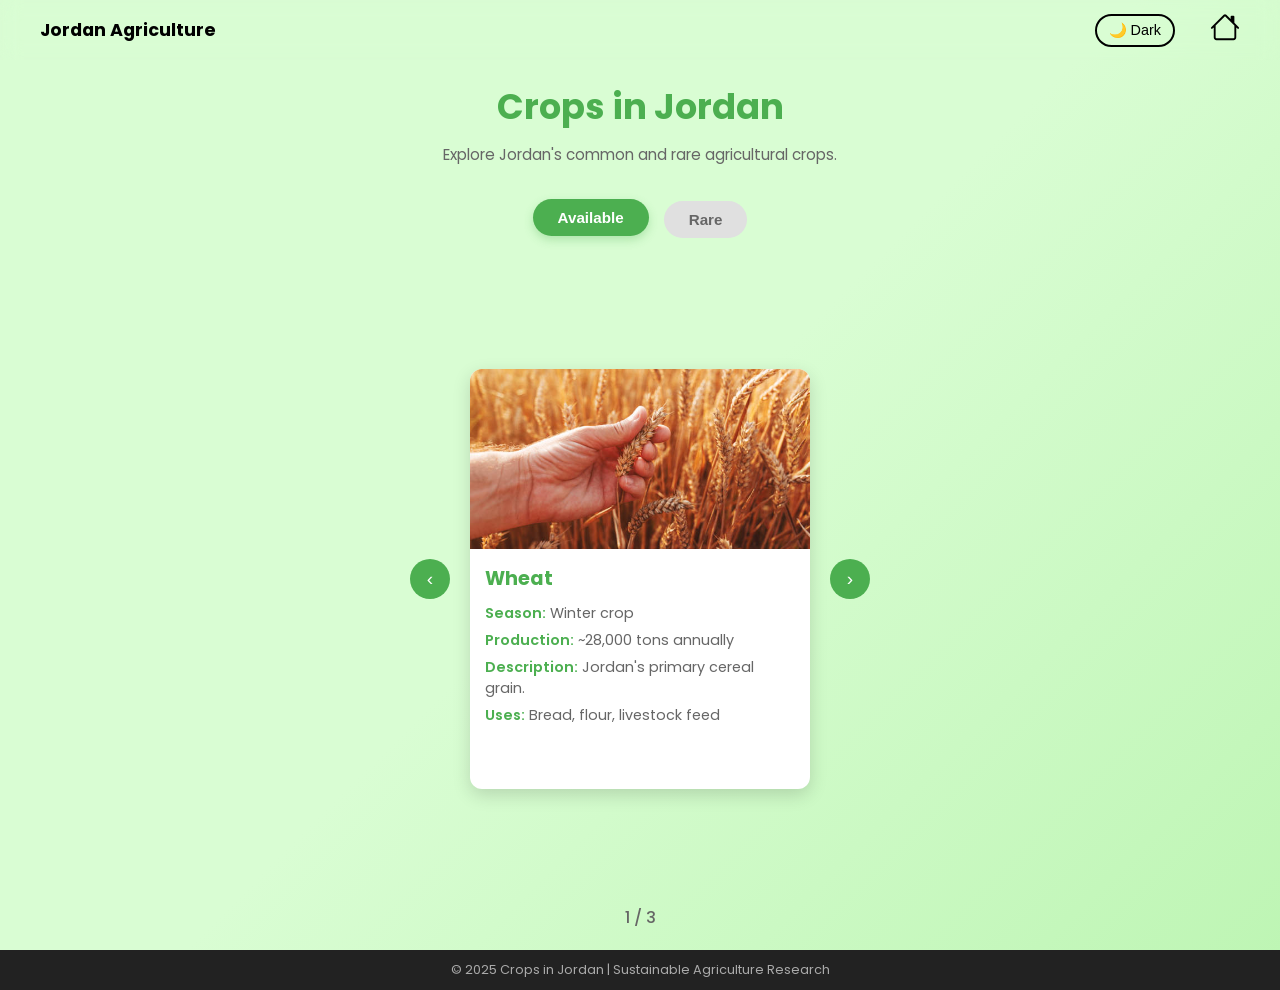
<file: crops.html>
<!DOCTYPE html>
<html lang="en">
<head>
  <meta charset="UTF-8">
  <meta name="viewport" content="width=device-width, initial-scale=1.0">
  <title> Jordan Agriculture || Crops</title>
  <link href="https://fonts.googleapis.com/css2?family=Poppins:wght@400;600;700&display=swap" rel="stylesheet">
  <link rel="stylesheet" href="assets/css/crops.css">
</head>
<body>
  <nav>
    <div class="logo">Jordan Agriculture</div>
    <div style="display: flex; align-items: center; gap: 15px;">
      <button class="dark-toggle" id="darkToggle">🌙 Dark</button>
      <a href="index.html" ><svg xmlns="http://www.w3.org/2000/svg" width="30" height="30" fill="currentColor" class="bi bi-house" viewBox="0 0 16 16">
  <path d="M8.707 1.5a1 1 0 0 0-1.414 0L.646 8.146a.5.5 0 0 0 .708.708L2 8.207V13.5A1.5 1.5 0 0 0 3.5 15h9a1.5 1.5 0 0 0 1.5-1.5V8.207l.646.647a.5.5 0 0 0 .708-.708L13 5.793V2.5a.5.5 0 0 0-.5-.5h-1a.5.5 0 0 0-.5.5v1.293zM13 7.207V13.5a.5.5 0 0 1-.5.5h-9a.5.5 0 0 1-.5-.5V7.207l5-5z"/>
</svg></a>
    </div>
  </nav>

  <main>
    <div class="page-header">
      <h1>Crops in Jordan</h1>
      <p>Explore Jordan's common and rare agricultural crops.</p>
    </div>

    <div class="category-buttons">
      <button class="category-btn active" data-category="available">Available</button>
      <button class="category-btn" data-category="rare">Rare</button>
    </div>

    <div class="card-carousel show" id="cardCarousel">
      <button class="arrow" id="prevArrow">‹</button>
      <div class="crop-card" id="cropCard"></div>
      <button class="arrow" id="nextArrow">›</button>
    </div>

    <div class="card-counter" id="cardCounter"></div>
  </main>

  <footer>
    &copy; 2025 Crops in Jordan | Sustainable Agriculture Research
  </footer>

  <script src="assets/js/crops.js"></script>
</body>
</html>
</file>
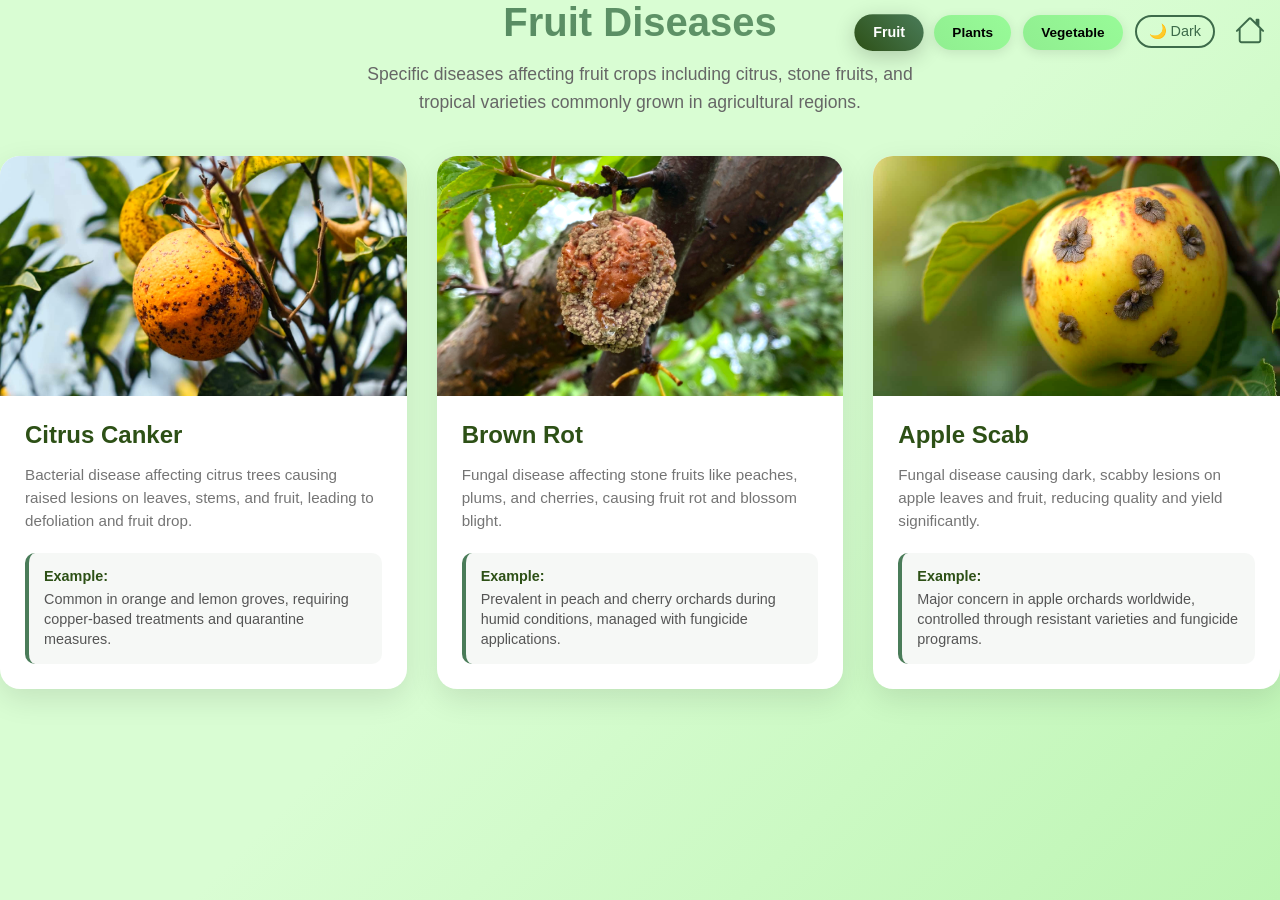
<file: Fruit.html>
<!DOCTYPE html>
<html lang="en">
<head>
    <meta charset="UTF-8">
    <meta name="viewport" content="width=device-width, initial-scale=1.0">
    <title>Jordan Agriculture || Fruits</title>
    <link rel="stylesheet" href="assets/css/Fruit.css">

</head>
<body>
    <div class="container">
        <div class="section">
            <div class="section-header">
                <h2 class="section-title">Fruit Diseases</h2>
                <p class="section-description">Specific diseases affecting fruit crops including citrus, stone fruits, and tropical varieties commonly grown in agricultural regions.</p>
        <div class="nav-buttons">
                    <a href="Fruit.html" class="nav-btn fruit active">Fruit</a>
                    <a href="plants.html" class="nav-btn plants">Plants</a>
                    <a href="vegetables.html" class="nav-btn vegetable ">Vegetable</a>
                    <button class="dark-toggle" id="darkToggle">🌙 Dark</button>

                    <a  style="color: #3d6b4a;"  href="./index.html"><svg xmlns="http://www.w3.org/2000/svg" width="30" height="30" fill="currentColor" class="bi bi-house" viewBox="0 0 16 16">
  <path d="M8.707 1.5a1 1 0 0 0-1.414 0L.646 8.146a.5.5 0 0 0 .708.708L2 8.207V13.5A1.5 1.5 0 0 0 3.5 15h9a1.5 1.5 0 0 0 1.5-1.5V8.207l.646.647a.5.5 0 0 0 .708-.708L13 5.793V2.5a.5.5 0 0 0-.5-.5h-1a.5.5 0 0 0-.5.5v1.293zM13 7.207V13.5a.5.5 0 0 1-.5.5h-9a.5.5 0 0 1-.5-.5V7.207l5-5z"/></svg></a>
                </div>
            </div>
            
            <div class="systems-grid">
                <div class="system-card citrus">
                    <div class="efficiency-badge">Citrus</div>
                    <div class="image-container">
                        <img class="system-image" src="./images/Citrus_Canker.jpg" alt="Citrus canker disease on orange tree leaves and fruit" />
                    </div>
                    <div class="card-content">
                        <h3 class="system-title">Citrus Canker</h3>
                        <p class="system-description">Bacterial disease affecting citrus trees causing raised lesions on leaves, stems, and fruit, leading to defoliation and fruit drop.</p>
                        <div class="example-section">
                            <div class="example-label">Example:</div>
                            <div class="example-text">Common in orange and lemon groves, requiring copper-based treatments and quarantine measures.</div>
                        </div>
                    </div>
                </div>

                <div class="system-card stone">
                    <div class="efficiency-badge">Stone Fruit</div>
                    <div class="image-container">
                        <img class="system-image" src="./images/brown.jpeg" alt="Brown rot disease   on stone fruits like peaches" />
                    </div>
                    <div class="card-content">
                        <h3 class="system-title">Brown Rot</h3>
                        <p class="system-description">Fungal disease affecting stone fruits like peaches, plums, and cherries, causing fruit rot and blossom blight.</p>
                        <div class="example-section">
                            <div class="example-label">Example:</div>
                            <div class="example-text">Prevalent in peach and cherry orchards during humid conditions, managed with fungicide applications.</div>
                        </div>
                    </div>
                </div>

                <div class="system-card apple">
                    <div class="efficiency-badge">Apple</div>
                    <div class="image-container">
                        <img class="system-image" src="./images/apple-scab.jpg" alt="Apple scab disease on apple leaves showing dark lesions" />
                    </div>
                    <div class="card-content">
                        <h3 class="system-title">Apple Scab</h3>
                        <p class="system-description">Fungal disease causing dark, scabby lesions on apple leaves and fruit, reducing quality and yield significantly.</p>
                        <div class="example-section">
                            <div class="example-label">Example:</div>
                            <div class="example-text">Major concern in apple orchards worldwide, controlled through resistant varieties and fungicide programs.</div>
                        </div>
                    </div>
                </div>
            </div>
      </div>
        </div>
</body>

    <script src="assets/js/Fruit.js"></script>
</html>
</file>
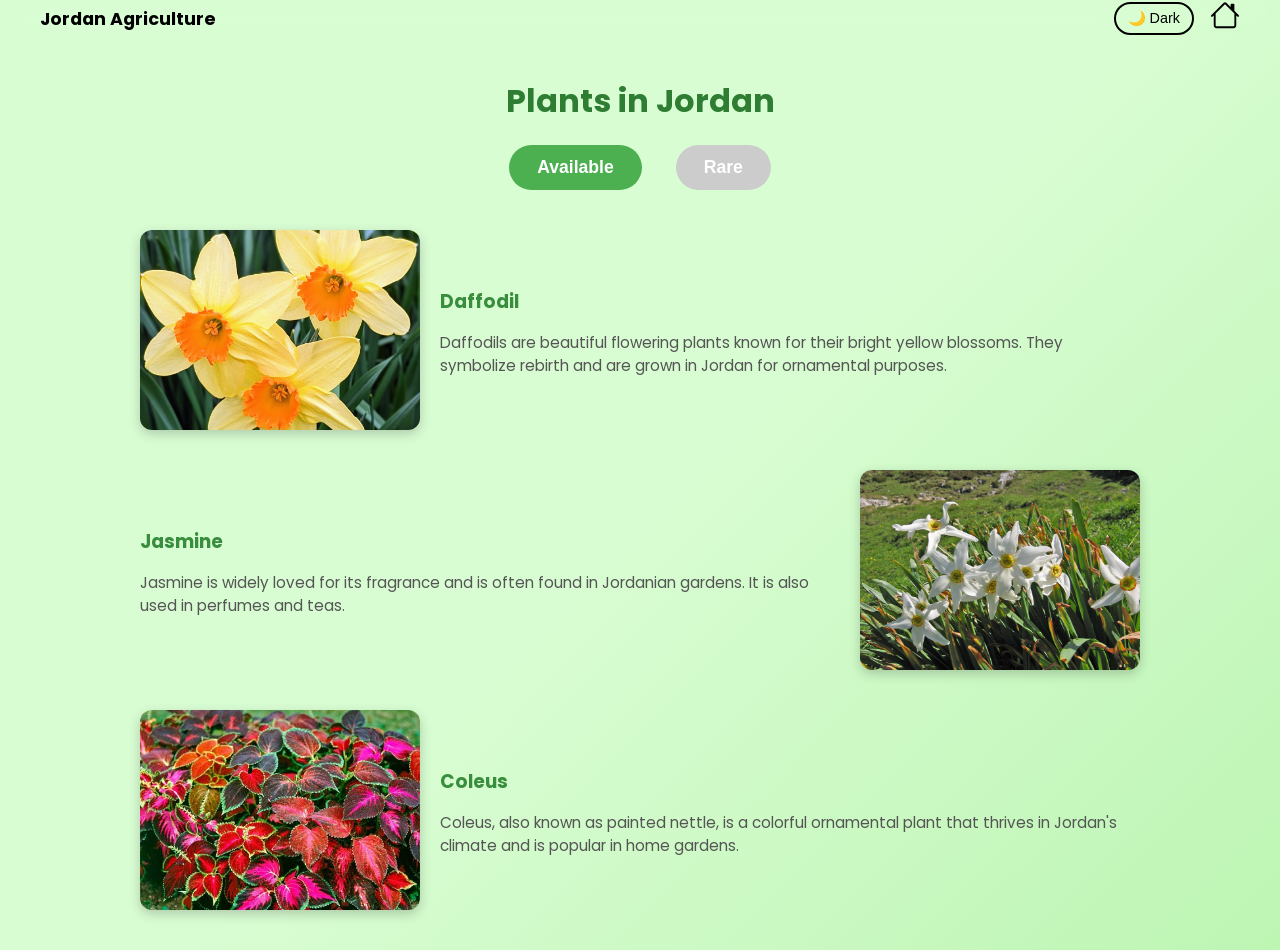
<file: plant.html>
<!DOCTYPE html>
<html lang="en">
<head>
  <meta charset="UTF-8">
  <meta name="viewport" content="width=device-width, initial-scale=1.0">
  <title> Jordan Agriculture || Plants </title>
  <link href="https://fonts.googleapis.com/css2?family=Poppins:wght@400;600&display=swap" rel="stylesheet">
  <link rel="stylesheet" href="assets/css/plant.css">
</head>
<body>
   <nav>
    <div class="logo">Jordan Agriculture</div>
    <div style="display: flex; align-items: center; gap: 8px;">
      <button class="dark-toggle" id="darkToggle">🌙 Dark</button>
      <a href="index.html" ><svg xmlns="http://www.w3.org/2000/svg" width="30" height="30" fill="currentColor" class="bi bi-house" viewBox="0 0 16 16">
  <path d="M8.707 1.5a1 1 0 0 0-1.414 0L.646 8.146a.5.5 0 0 0 .708.708L2 8.207V13.5A1.5 1.5 0 0 0 3.5 15h9a1.5 1.5 0 0 0 1.5-1.5V8.207l.646.647a.5.5 0 0 0 .708-.708L13 5.793V2.5a.5.5 0 0 0-.5-.5h-1a.5.5 0 0 0-.5.5v1.293zM13 7.207V13.5a.5.5 0 0 1-.5.5h-9a.5.5 0 0 1-.5-.5V7.207l5-5z"/>
</svg></a>
    </div>
  </nav>
  <h1>Plants in Jordan</h1>

  <div class="buttons">
    <button id="btn-available" class="active" onclick="showSection('available', this)">Available</button>
    <button id="btn-rare" onclick="showSection('rare', this)">Rare</button>
  </div>

  <div id="available" class="section active">
    <div class="plant">
      <img src="./images/daffodil.jpg" alt="Daffodil">
      <div class="info">
        <h3>Daffodil</h3>
        <p>Daffodils are beautiful flowering plants known for their bright yellow blossoms. They symbolize rebirth and are grown in Jordan for ornamental purposes.</p>
      </div>
    </div>
    <div class="plant">
      <img src="./images/jasimne.jpg" alt="Jasmine">
      <div class="info">
        <h3>Jasmine</h3>
        <p>Jasmine is widely loved for its fragrance and is often found in Jordanian gardens. It is also used in perfumes and teas.</p>
      </div>
    </div>
    <div class="plant">
      <img src="./images/coleus.jpg" alt="Coleus">
      <div class="info">
        <h3>Coleus</h3>
        <p>Coleus, also known as painted nettle, is a colorful ornamental plant that thrives in Jordan's climate and is popular in home gardens.</p>
      </div>
    </div>
  </div>

  <div id="rare" class="section">
    <div class="plant">
      <img src="./images/black-iris.jpg" alt="Black Iris">
      <div class="info">
        <h3>Black Iris</h3>
        <p>The Black Iris is Jordan's national flower and a rare species that grows in limited areas. It represents resilience and beauty.</p>
      </div>
    </div>
    <div class="plant">
      <img src="./images/milk-thiste.jpg" alt="Milk Thistle">
      <div class="info">
        <h3>Milk Thistle</h3>
        <p>A rare medicinal plant in Jordan, used traditionally for liver treatments and other herbal remedies.</p>
      </div>
    </div>
    <div class="plant">
      <img src="./images/ziziphus.jpg" alt="Desert Ziziphus">
      <div class="info">
        <h3>Desert Ziziphus</h3>
        <p>Found in desert areas, this rare plant provides fruits and shade, with cultural and medicinal importance in Jordan.</p>
      </div>
    </div>
  </div>

  <script src="assets/js/plant.js"></script>
</body>
</html>
</file>
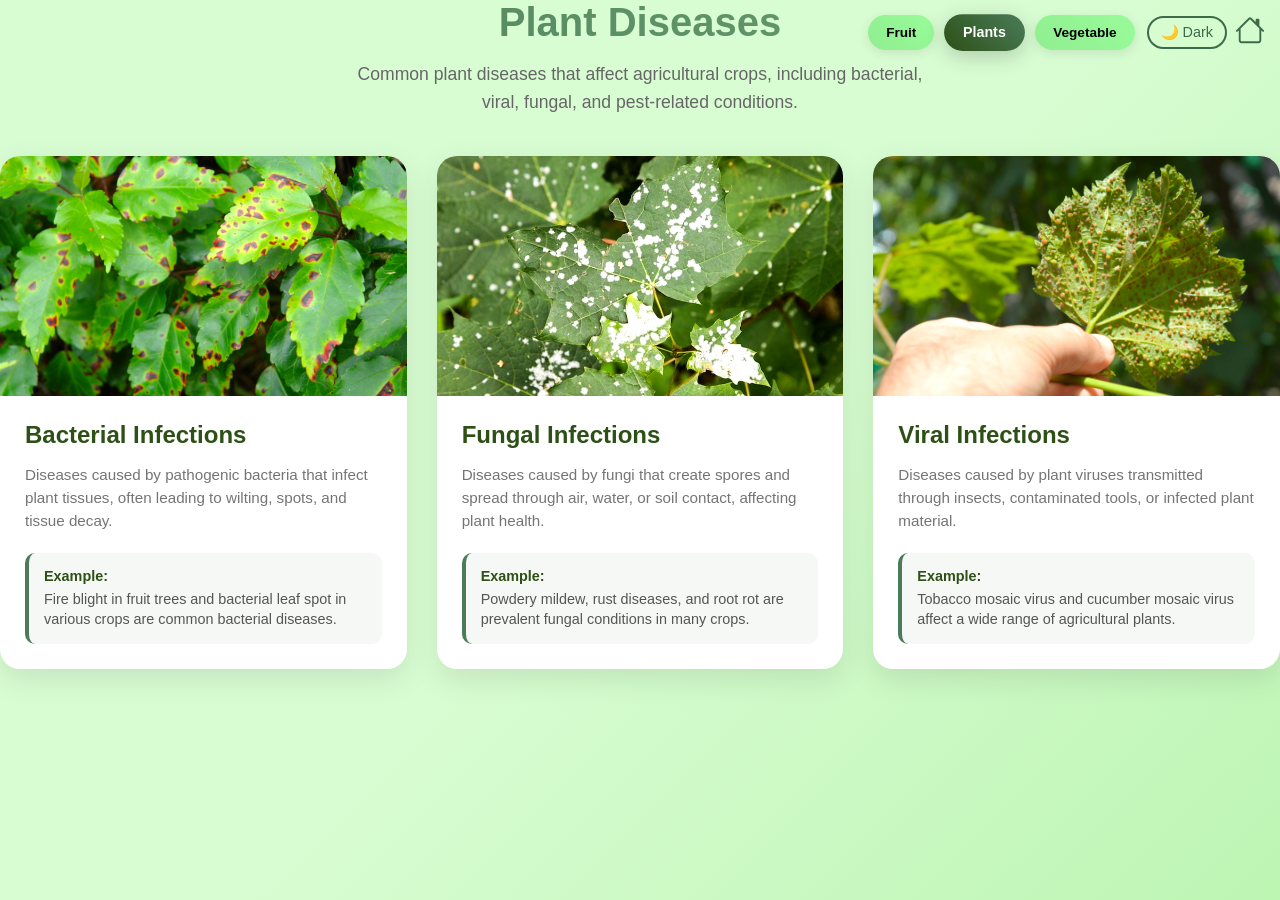
<file: plants.html>
<!DOCTYPE html>
<html lang="en">
<head>
    <meta charset="UTF-8">
    <meta name="viewport" content="width=device-width, initial-scale=1.0">
    <title>Jordan Agriculture || Plants</title>
<link rel="stylesheet" href="assets/css/plants.css">
</head>
<body>
       <div class="container">
        <div class="section">
            <div class="section-header">
                <h2 class="section-title">Plant Diseases</h2>
                <p class="section-description">Common plant diseases that affect agricultural crops, including bacterial, viral, fungal, and pest-related conditions.</p>
               <div class="nav-buttons">
                 
                    <a href="Fruit.html" class="nav-btn fruit ">Fruit</a>
                    <a href="plants.html" class="nav-btn plants active">Plants</a>
                    <a href="vegetables.html" class="nav-btn vegetable ">Vegetable</a>
                   <div style="display: flex; align-items: center; gap: 8px;">
                        <button class="dark-toggle" id="darkToggle">🌙 Dark</button>
                        <a  style="color: #3d6b4a;" href="./index.html"><svg xmlns="http://www.w3.org/2000/svg" width="30" height="30" fill="currentColor" class="bi bi-house" viewBox="0 0 16 16">
  <path d="M8.707 1.5a1 1 0 0 0-1.414 0L.646 8.146a.5.5 0 0 0 .708.708L2 8.207V13.5A1.5 1.5 0 0 0 3.5 15h9a1.5 1.5 0 0 0 1.5-1.5V8.207l.646.647a.5.5 0 0 0 .708-.708L13 5.793V2.5a.5.5 0 0 0-.5-.5h-1a.5.5 0 0 0-.5.5v1.293zM13 7.207V13.5a.5.5 0 0 1-.5.5h-9a.5.5 0 0 1-.5-.5V7.207l5-5z"/>
</svg></a>
                    </div>
                </div>
            </div>
            
            <div class="systems-grid">
                <div class="system-card bacterial">
                    <div class="efficiency-badge">Bacterial</div>
                    <div class="image-container">
                        <img class="system-image" src="./images/Bacterial_Infections.jpg" alt="Bacterial disease on plant leaves showing spots and lesions" />
                    </div>
                    <div class="card-content">
                        <h3 class="system-title">Bacterial Infections</h3>
                        <p class="system-description">Diseases caused by pathogenic bacteria that infect plant tissues, often leading to wilting, spots, and tissue decay.</p>
                        <div class="example-section">
                            <div class="example-label">Example:</div>
                            <div class="example-text">Fire blight in fruit trees and bacterial leaf spot in various crops are common bacterial diseases.</div>
                        </div>
                    </div>
                </div>

                <div class="system-card fungal">
                    <div class="efficiency-badge">Fungal</div>
                    <div class="image-container">
                        <img class="system-image" src="./images/Fungal_Infections.jpg" alt="Fungal disease showing powdery mildew on plant leaves" />
                    </div>
                    <div class="card-content">
                        <h3 class="system-title">Fungal Infections</h3>
                        <p class="system-description">Diseases caused by fungi that create spores and spread through air, water, or soil contact, affecting plant health.</p>
                        <div class="example-section">
                            <div class="example-label">Example:</div>
                            <div class="example-text">Powdery mildew, rust diseases, and root rot are prevalent fungal conditions in many crops.</div>
                        </div>
                    </div>
                </div>

                <div class="system-card viral">
                    <div class="efficiency-badge">Viral</div>
                    <div class="image-container">
                        <img class="system-image" src="./images/Viral_Infections.png" alt="Viral disease showing mosaic patterns on plant leaves" />
                    </div>
                    <div class="card-content">
                        <h3 class="system-title">Viral Infections</h3>
                        <p class="system-description">Diseases caused by plant viruses transmitted through insects, contaminated tools, or infected plant material.</p>
                        <div class="example-section">
                            <div class="example-label">Example:</div>
                            <div class="example-text">Tobacco mosaic virus and cucumber mosaic virus affect a wide range of agricultural plants.</div>
                        </div>
                    </div>
                </div>
            </div>
        </div>
       </div>
</body>

    <script src="assets/js/plants.js"></script>
</html>
</file>
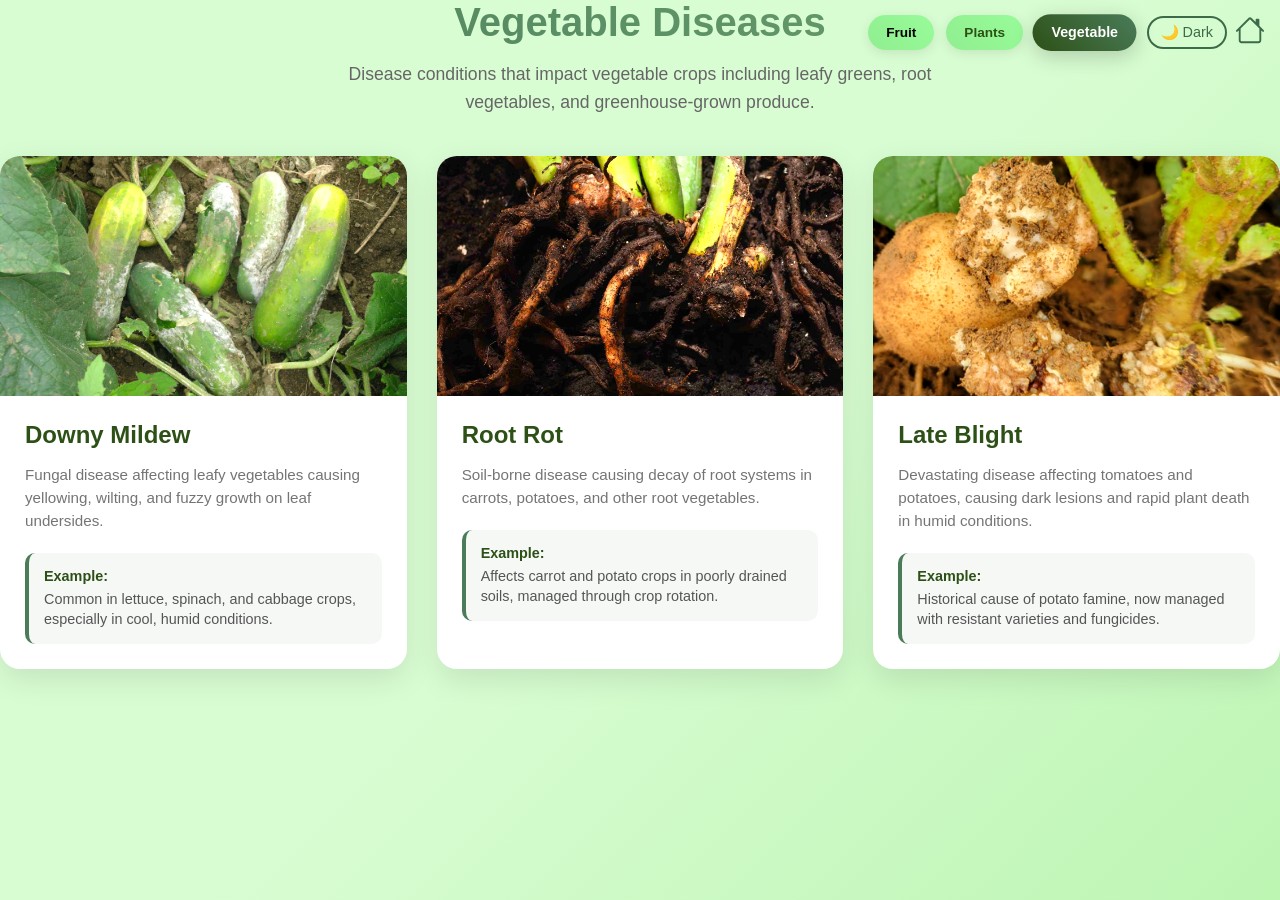
<file: vegetables.html>
<!DOCTYPE html>
<html lang="en">
<head>
    <meta charset="UTF-8">
    <meta name="viewport" content="width=device-width, initial-scale=1.0">
    <title>Jordan Agriculture || vegetables </title>
     <link rel="stylesheet" href="assets/css/vegetables.css">

</head>
<body>
    
    <div class="container">  
        <div class="section">
            <div class="section-header">
                <h2 class="section-title">Vegetable Diseases</h2>
                <p class="section-description">Disease conditions that impact vegetable crops including leafy greens, root vegetables, and greenhouse-grown produce.</p>
               <div class="nav-buttons">
                   
                    <a href="Fruit.html" class="nav-btn fruit">Fruit</a>
                    <a href="plants.html" class="nav-btn plants">Plants</a>
                    <a href="vegetables.html" class="nav-btn vegetable active">Vegetable</a>
                 <div style="display: flex; align-items: center; gap: 8px;">
                        <button class="dark-toggle" id="darkToggle">🌙 Dark</button>
                        <a style="color: #3d6b4a;"  href="./index.html"><svg xmlns="http://www.w3.org/2000/svg" width="30" height="30" fill="currentColor" class="bi bi-house" viewBox="0 0 16 16">
  <path d="M8.707 1.5a1 1 0 0 0-1.414 0L.646 8.146a.5.5 0 0 0 .708.708L2 8.207V13.5A1.5 1.5 0 0 0 3.5 15h9a1.5 1.5 0 0 0 1.5-1.5V8.207l.646.647a.5.5 0 0 0 .708-.708L13 5.793V2.5a.5.5 0 0 0-.5-.5h-1a.5.5 0 0 0-.5.5v1.293zM13 7.207V13.5a.5.5 0 0 1-.5.5h-9a.5.5 0 0 1-.5-.5V7.207l5-5z"/>
</svg></a>
                    </div>
                </div>
            </div>
            
            <div class="systems-grid">
                <div class="system-card leafy">
                    <div class="efficiency-badge">Leafy Greens</div>
                    <div class="image-container">
                        <img class="system-image" src="./images/Downy_Mildew.jpg" alt="Downy mildew on lettuce and leafy green vegetables" />
                    </div>
                    <div class="card-content">
                        <h3 class="system-title">Downy Mildew</h3>
                        <p class="system-description">Fungal disease affecting leafy vegetables causing yellowing, wilting, and fuzzy growth on leaf undersides.</p>
                        <div class="example-section">
                            <div class="example-label">Example:</div>
                            <div class="example-text">Common in lettuce, spinach, and cabbage crops, especially in cool, humid conditions.</div>
                        </div>
                    </div>
                </div>

                <div class="system-card root">
                    <div class="efficiency-badge">Root Vegetables</div>
                    <div class="image-container">
                        <img class="system-image" src="./images/Root_Rot.jpg" alt="Root rot disease affecting carrot and potato crops" />
                    </div>
                    <div class="card-content">
                        <h3 class="system-title">Root Rot</h3>
                        <p class="system-description">Soil-borne disease causing decay of root systems in carrots, potatoes, and other root vegetables.</p>
                        <div class="example-section">
                            <div class="example-label">Example:</div>
                            <div class="example-text">Affects carrot and potato crops in poorly drained soils, managed through crop rotation.</div>
                        </div>
                    </div>
                </div>

                <div class="system-card tomato">
                    <div class="efficiency-badge">Solanaceae</div>
                    <div class="image-container">
                        <img class="system-image" src="./images/potato.jpg" alt="Late blight disease on tomato plants showing dark lesions" />
                    </div>
                    <div class="card-content">
                        <h3 class="system-title">Late Blight</h3>
                        <p class="system-description">Devastating disease affecting tomatoes and potatoes, causing dark lesions and rapid plant death in humid conditions.</p>
                        <div class="example-section">
                            <div class="example-label">Example:</div>
                            <div class="example-text">Historical cause of potato famine, now managed with resistant varieties and fungicides.</div>
                        </div>
                    </div>
                </div>
            </div>
        </div>

</div>

    <script src="assets/js/vegetables.js"></script>
</body>
</html>
</file>
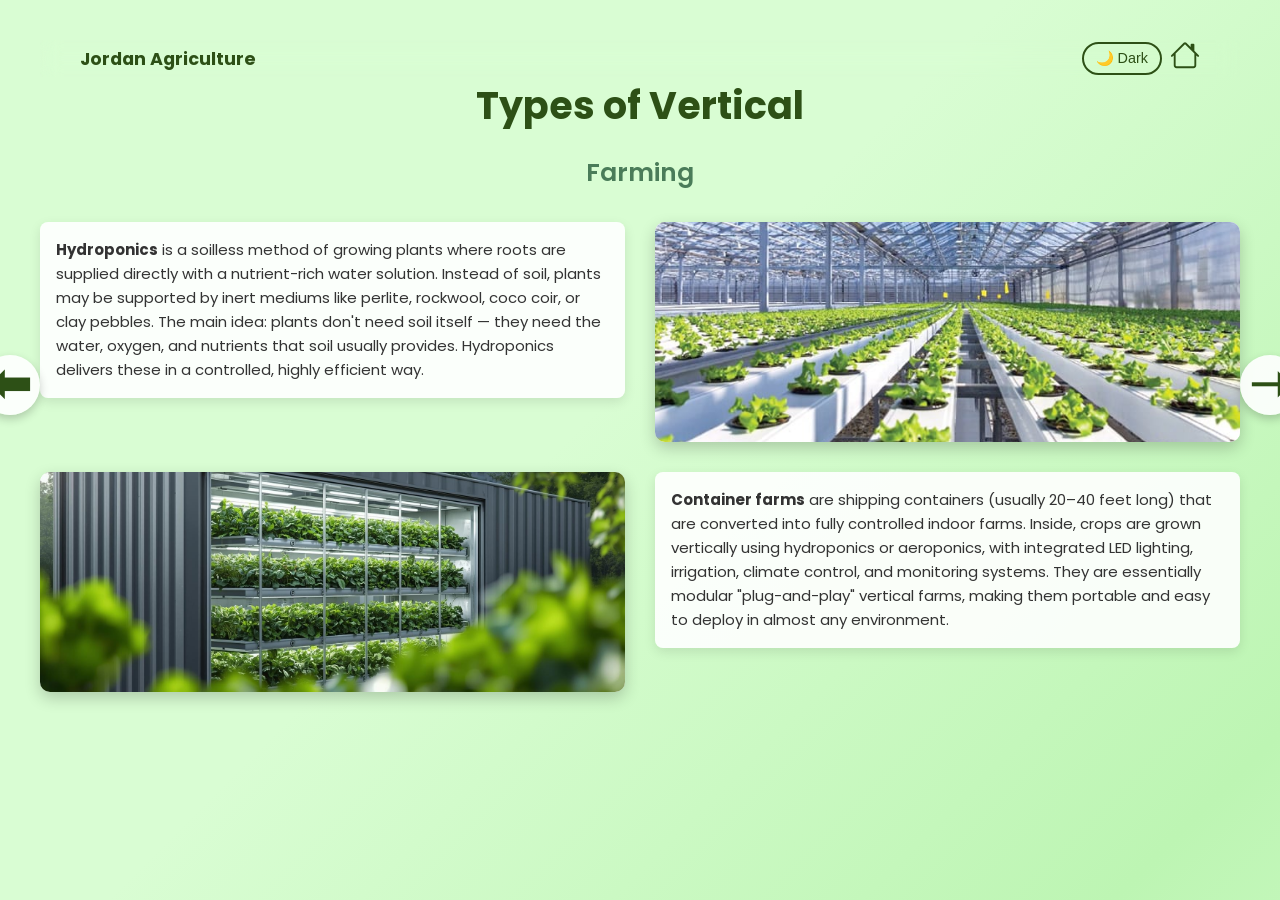
<file: vertical2.html>
<!DOCTYPE html>
<html lang="en">

<head>
  <meta charset="UTF-8">
  <meta name="viewport" content="width=device-width, initial-scale=1.0">
  <title>Jordan Agriculture || Vertical </title>
  <link href="https://fonts.googleapis.com/css2?family=Poppins:wght@300;400;600;800&display=swap" rel="stylesheet">
  <link rel="stylesheet" href="assets/css/vertical2.css">
</head>

<body>
<nav>
    <div class="logo">Jordan Agriculture</div>
    <div style="display: flex; align-items: center; gap: 8px;">
      <button class="dark-toggle" id="darkToggle">🌙 Dark</button>
      <a href="index.html" ><svg xmlns="http://www.w3.org/2000/svg" width="30" height="30" fill="currentColor" class="bi bi-house" viewBox="0 0 16 16">
  <path d="M8.707 1.5a1 1 0 0 0-1.414 0L.646 8.146a.5.5 0 0 0 .708.708L2 8.207V13.5A1.5 1.5 0 0 0 3.5 15h9a1.5 1.5 0 0 0 1.5-1.5V8.207l.646.647a.5.5 0 0 0 .708-.708L13 5.793V2.5a.5.5 0 0 0-.5-.5h-1a.5.5 0 0 0-.5.5v1.293zM13 7.207V13.5a.5.5 0 0 1-.5.5h-9a.5.5 0 0 1-.5-.5V7.207l5-5z"/>
</svg></a>
</div></nav>

  <section class="section">

    <div class="slide active">
      <h2 class="title">Types of Vertical</h2>
      <h3 class="subtitle">Farming</h3>

      <div class="grid">
        <div class="box">
          <p><strong>Hydroponics</strong> is a soilless method of growing plants where roots are supplied directly with
            a nutrient-rich water solution. Instead of soil, plants may be supported by inert mediums like perlite,
            rockwool, coco coir, or clay pebbles. The main idea: plants don't need soil itself — they need the water,
            oxygen, and nutrients that soil usually provides. Hydroponics delivers these in a controlled, highly
            efficient way.</p>
        </div>

        <div class="img-card">
          <img src="./images/hydroponics.jpg" alt="Hydroponic farm">
        </div>
      </div>

      <div class="grid" style="margin-top:30px;">
        <div class="img-card">
          <img src="./images/Container.jpg" alt="Container farm">
        </div>
        <div class="box">
          <p><strong>Container farms</strong> are shipping containers (usually 20–40 feet long) that are converted into
            fully controlled indoor farms. Inside, crops are grown vertically using hydroponics or aeroponics, with
            integrated LED lighting, irrigation, climate control, and monitoring systems. They are essentially modular
            "plug-and-play" vertical farms, making them portable and easy to deploy in almost any environment.</p>
        </div>
      </div>
    </div>

    <div class="slide">
      <h2 class="title">Tower VS Aeroponics</h2>

      <div class="grid">
        <div>
          <div class="img-card">
            <img src="./images/Tower_systems.jpg" alt="Tower system">
          </div>
          <div class="box">
            <p><strong>Tower systems</strong> are vertical columns where plants are grown in stacked rows around the
              tower, usually using hydroponics or aeroponics. Instead of spreading crops horizontally across land,
              plants grow upward in compact, cylindrical or rectangular structures. They're widely used in urban farms,
              homes, schools, restaurants, and greenhouses.</p>
          </div>
        </div>

        <div>
          <div class="img-card">
            <img src="./images/aeroponics.jpg" alt="Aeroponics system">
          </div>
          <div class="box">
            <p><strong>Aeroponics</strong> is a soilless cultivation method where plant roots are suspended in the air
              and misted with a nutrient-rich solution. Unlike hydroponics or soil farming, roots are exposed to air,
              allowing maximum oxygen uptake. This method was developed by NASA for space missions as it uses very
              little water and no soil.</p>
          </div>
        </div>
      </div>
    </div>

    <div class="slide">
      <h2 class="title">Jordanian <span style="color:#755a3f;">Farmer</span></h2>

      <div class="grid">
        <div class="box">
          <p><strong>Ayed Shkhhanbeh</strong>, a Jordanian farmer from Madaba and owner of Tala Farms, began helping his
            father in farming at the age of 8. While rooted in traditional farming, he adopted modern techniques like
            hydroponics through collaboration with the HAED-JO project, which helped him save 70% of water usage, reduce
            costs, and increase productivity. Today, Tala Farms produces around half a million heads of lettuce
            annually, supplies hotels and restaurants locally, and is planning to export, serving as a successful model
            of sustainable agriculture that integrates business with community development.</p>
        </div>

        <div class="img-card">
          <img src="./images/ayed_sha.jpg" alt="Jordanian Farmer" class="ayed">
        </div>
      </div>
    </div>

    <div class="arrow-btn arrow-left" onclick="prevSlide()">⬅</div>
    <div class="arrow-btn arrow-right" onclick="nextSlide()">➝</div>
  </section>

  <script src="assets/js/vertical2.js"></script>
</body>

</html>
</file>
<file: assets/css/crops.css>
* { margin:0; padding:0; box-sizing:border-box; }
    body {
      font-family:'Poppins',sans-serif;
      color:#222;
      background:#f9f9f9;
      overflow:hidden; 
      height:110vh;
      display:flex;
      flex-direction:column;
      background: linear-gradient(135deg, #d9fdd3 25%, #bdf5b3 50%, #d9fdd3 75%);
  background-size: 200% 200%;
  animation: waveBackground 6s ease-in-out infinite;
    }

@keyframes waveBackground {
  0% { background-position: 0% 50%; }
  50% { background-position: 100% 50%; }
  100% { background-position: 0% 50%; }
}

    body.dark-mode {
      color: #e0e0e0;
      background: #1a1a1a;
      background: linear-gradient(135deg, #2d4a2d 25%, #1e3a1e 50%, #2d4a2d 75%);
      background-size: 200% 200%;
      animation: waveBackground 6s ease-in-out infinite;
    }

    nav {
      flex:0 0 60px;
      display:flex; justify-content:space-between; align-items:center;
      padding:0 40px;
      backdrop-filter:blur(10px);
      z-index:1000;
    }
    nav a { color:#000000; text-decoration:none; margin-left:20px; font-weight:500; transition:color 0.3s; }
    nav a:hover { color:#4CAF50; }
    .logo { color:#000000; font-weight:700; font-size:1.1rem; }

    body.dark-mode nav a { color: #e0e0e0; }
    body.dark-mode .logo { color: #e0e0e0; }

    .dark-toggle {
      background: none;
      border: 2px solid #000000;
      border-radius: 20px;
      padding: 6px 12px;
      cursor: pointer;
      color: #000000;
      font-size: 0.9rem;
      margin-left: 15px;
      transition: all 0.3s ease;
    }
    .dark-toggle:hover {
      background: #4CAF50;
      border-color: #4CAF50;
      color: white;
    }
    body.dark-mode .dark-toggle {
      border-color: #e0e0e0;
      color: #e0e0e0;
    }

    main {
      flex:1;
      display:flex;
      flex-direction:column;
      justify-content:center;
      align-items:center;
      padding:20px;
      overflow:hidden;
    }

    .page-header {
      text-align:center;
      margin-bottom:15px;
    }
    .page-header h1 {
      font-size:2.2rem;
      color:#4CAF50;
    }
    .page-header p {
      font-size:0.95rem;
      color:#666;
      max-width:500px;
      margin:10px auto 0;
    }

    body.dark-mode .page-header p {
      color: #b0b0b0;
    }

    .category-buttons {
      display:flex;
      justify-content:center;
      gap:15px;
      margin:20px 0;
    }
    .category-btn {
      padding:10px 25px;
      border:none;
      border-radius:25px;
      font-size:0.95rem;
      font-weight:600;
      cursor:pointer;
      transition:all 0.3s;
      background:#e0e0e0;
      color:#666;
    }
    .category-btn.active {
      background:#4CAF50;
      color:#fff;
      transform:translateY(-2px);
      box-shadow:0 4px 10px rgba(76,175,80,0.3);
    }

    body.dark-mode .category-btn {
      background: #404040;
      color: #b0b0b0;
    }

    .card-carousel {
      display:flex;
      justify-content:center;
      align-items:center;
      margin:10px auto;
      max-width:850px;
      flex:1;
      opacity:0;
      transform:translateY(20px);
      transition:all 0.4s ease;
    }
    .card-carousel.show {
      opacity:1;
      transform:translateY(0);
    }

    .arrow {
      background:#4CAF50;
      color:#fff;
      border:none;
      width:40px;
      height:40px;
      border-radius:50%;
      font-size:1.2rem;
      cursor:pointer;
      transition:all 0.3s;
      display:flex;
      align-items:center;
      justify-content:center;
      margin:0 20px;
    }
    .arrow:hover { background:#388e3c; transform:scale(1.1); }

    .crop-card {
      background:#fff;
      border-radius:12px;
      box-shadow:0 6px 18px rgba(0,0,0,0.15);
      width:340px;
      height:420px;
      overflow:hidden;
      transition:transform 0.3s ease;
      position:relative;
      display:flex;
      flex-direction:column;
    }
    .crop-card:hover { transform:translateY(-5px); }

    body.dark-mode .crop-card {
      background: #2a2a2a;
      box-shadow: 0 6px 18px rgba(0,0,0,0.3);
    }

    .crop-card img {
      width:100%;
      height:180px;
      object-fit:cover;
    }
    .crop-info {
      padding:15px;
      font-size:0.9rem;
      overflow:auto;
    }
    .crop-info h3 {
      color:#4CAF50;
      font-size:1.2rem;
      margin-bottom:10px;
    }
    .crop-info p { color:#666; margin-bottom:6px; }
    .highlight { color:#4CAF50; font-weight:600; }

    body.dark-mode .crop-info p {
      color: #b0b0b0;
    }

    .card-counter {
      text-align:center;
      margin-top:5px;
      color:#666;
      font-weight:500;
    }

    body.dark-mode .card-counter {
      color: #b0b0b0;
    }

    footer {
      flex:0 0 40px;
      background:#222;
      color:#aaa;
      text-align:center;
      line-height:40px;
      font-size:0.8rem;
    }

    body.dark-mode footer {
      background: #0f0f0f;
      color: #666;
    }

    @media (max-width: 768px) {
      nav { padding:0 15px; }
      nav a { margin-left:10px; font-size:0.8rem; }
      .page-header h1 { font-size:1.6rem; }
      .crop-card { width:260px; height:360px; }
      .arrow { width:35px; height:35px; margin:0 10px; }
      .dark-toggle { 
        padding: 4px 8px; 
        font-size: 0.8rem;
        margin-left: 10px;
      }
    }
</file>
<file: assets/css/Fruit.css>
* {
            margin: 0;
            padding: 0;
            box-sizing: border-box;
        }

        body {
            font-family: 'Segoe UI', Tahoma, Geneva, Verdana, sans-serif;
            background: linear-gradient(135deg, #f5f7fa 0%, #c3cfe2 100%);
            min-height: 100vh;
        background: linear-gradient(135deg, #d9fdd3 25%, #bdf5b3 50%, #d9fdd3 75%);
  background-size: 200% 200%;
  animation: waveBackground 6s ease-in-out infinite;
    }

        body.dark-mode {
            background: linear-gradient(135deg, #2d4a2d 25%, #1e3a1e 50%, #2d4a2d 75%);
            background-size: 200% 200%;
            animation: waveBackground 6s ease-in-out infinite;
            color: #e0e0e0;
        }

@keyframes waveBackground {
  0% { background-position: 0% 50%; }
  50% { background-position: 100% 50%; }
  100% { background-position: 0% 50%; }
}
        .container {
            max-width: 1400px;
            margin: 0 auto;
        }
.nav-buttons {
            position: absolute;
            top: 0;
            right: 0;
            display: flex;
            gap: 12px;
            margin: 15px;
            align-items: flex-start;
        }

        .nav-btn {
            padding: 10px 18px;
            border: none;
            border-radius: 20px;
            font-weight: 600;
            font-size: 0.85rem;
            cursor: pointer;
            transition: all 0.3s ease;
            text-decoration: none;
            display: inline-block;
            box-shadow: 0 3px 12px rgba(0,0,0,0.1);
            position: relative;
            overflow: hidden;
        }

        .nav-btn::before {
            content: '';
            position: absolute;
            top: 0;
            left: -100%;
            width: 100%;
            height: 100%;
            background: linear-gradient(90deg, transparent, rgba(255,255,255,0.3), transparent);
            transition: left 0.5s;
        }

        .nav-btn:hover::before {
            left: 100%;
        }

        .nav-btn.fruit {
            background: linear-gradient(45deg, #4a7c59, #6fa572);
            color: white;
        }

        .nav-btn.fruit:hover {
  
            background: linear-gradient(45deg, #3d6b4a, #5e9461);
            transform: translateY(-2px);
            box-shadow: 0 5px 18px rgba(74, 124, 89, 0.4);
            }

        .nav-btn.plants {
           background:  linear-gradient(45deg, #90ee90, #98fb98);
            color: black;
        }

        .nav-btn.plants:hover {
        
            background: linear-gradient(45deg, #7dd87d, #8fef8f);
            transform: translateY(-2px);
            box-shadow: 0 5px 18px rgba(144, 238, 144, 0.4);
         }

        .nav-btn.vegetable {
              
          background:  linear-gradient(45deg, #90ee90, #98fb98);
            color: black;
        }

        .nav-btn.vegetable:hover { 
              background: linear-gradient(45deg, #7dd87d, #8fef8f);
            transform: translateY(-2px);
            box-shadow: 0 5px 18px rgba(144, 238, 144, 0.4);
        }

        .nav-btn.active {
            transform: scale(1.05);
            box-shadow: 0 5px 20px rgba(0,0,0,0.2);
        }

        .nav-btn.fruit.active {
            background: linear-gradient(45deg, #2d5016, #4a7c59);
        }

        .dark-toggle {
            background: none;
            border: 2px solid #3d6b4a;
            border-radius: 20px;
            padding: 6px 12px;
            cursor: pointer;
            color: #3d6b4a;
            font-size: 0.9rem;
            transition: all 0.3s ease;
            margin-right: 8px;
        }
        .dark-toggle:hover {
            background: #4CAF50;
            border-color: #4CAF50;
            color: white;
        }
        body.dark-mode .dark-toggle {
            border-color: #e0e0e0;
            color: #e0e0e0;
        }

        .section {
            margin-bottom: 80px;
        }

        .section-header {
            text-align: center;
            margin-bottom: 40px;
            transform: translateY(20px);
            opacity: 0;
            animation: fadeInUp 0.8s ease-out forwards;
        }

        .section:nth-child(1) .section-header { animation-delay: 0.2s; }
        .section:nth-child(2) .section-header { animation-delay: 1.0s; }
        .section:nth-child(3) .section-header { animation-delay: 1.8s; }

        .section-title {
            font-size: 2.5rem;
            font-weight: 700;
            color: #2d5016;
            margin-bottom: 15px;
            background: linear-gradient(45deg, #4a7c59, #6fa572);
            -webkit-background-clip: text;
            -webkit-text-fill-color: transparent;
            background-clip: text;
        }

        body.dark-mode .section-title {
            color: #66BB6A;
            background: linear-gradient(45deg, #66BB6A, #81C784);
            -webkit-background-clip: text;
            -webkit-text-fill-color: transparent;
            background-clip: text;
        }

        .section-description {
            font-size: 1.1rem;
            color: #666;
            max-width: 600px;
            margin: 0 auto;
            line-height: 1.6;
        }

        body.dark-mode .section-description {
            color: #b0b0b0;
        }

        .systems-grid {
            display: grid;
            grid-template-columns: repeat(auto-fit, minmax(320px, 1fr));
            gap: 30px;
        }

        .system-card {
            background: white;
            border-radius: 20px;
            box-shadow: 0 10px 30px rgba(0,0,0,0.1);
            overflow: hidden;
            transition: all 0.4s cubic-bezier(0.175, 0.885, 0.32, 1.275);
            transform: translateY(50px);
            opacity: 0;
            position: relative;
        }

        body.dark-mode .system-card {
            background: #2a2a2a;
            box-shadow: 0 10px 30px rgba(0,0,0,0.3);
        }

        .section:nth-child(1) .system-card:nth-child(1) { animation: fadeInUp 0.6s ease-out 0.6s forwards; }
        .section:nth-child(1) .system-card:nth-child(2) { animation: fadeInUp 0.6s ease-out 0.8s forwards; }
        .section:nth-child(1) .system-card:nth-child(3) { animation: fadeInUp 0.6s ease-out 1.0s forwards; }

        .section:nth-child(2) .system-card:nth-child(1) { animation: fadeInUp 0.6s ease-out 1.2s forwards; }
        .section:nth-child(2) .system-card:nth-child(2) { animation: fadeInUp 0.6s ease-out 1.4s forwards; }
        .section:nth-child(2) .system-card:nth-child(3) { animation: fadeInUp 0.6s ease-out 1.6s forwards; }

        .section:nth-child(3) .system-card:nth-child(1) { animation: fadeInUp 0.6s ease-out 1.8s forwards; }
        .section:nth-child(3) .system-card:nth-child(2) { animation: fadeInUp 0.6s ease-out 2.0s forwards; }
        .section:nth-child(3) .system-card:nth-child(3) { animation: fadeInUp 0.6s ease-out 2.2s forwards; }

        .system-card:hover {
            transform: translateY(-15px) scale(1.02);
            box-shadow: 0 20px 40px rgba(0,0,0,0.15);
        }

        body.dark-mode .system-card:hover {
            box-shadow: 0 20px 40px rgba(0,0,0,0.4);
        }

        .system-card::before {
            content: '';
            position: absolute;
            top: 0;
            left: -100%;
            width: 100%;
            height: 100%;
            background: linear-gradient(90deg, transparent, rgba(255,255,255,0.4), transparent);
            transition: left 0.5s;
        }

        .system-card:hover::before {
            left: 100%;
        }

        .image-container {
            height: 240px;
            overflow: hidden;
            position: relative;
            background: linear-gradient(45deg, #e8f5e8, #f0f8f0);
        }

        body.dark-mode .image-container {
            background: linear-gradient(45deg, #3a4a3a, #4a5a4a);
        }

        .system-image {
            width: 100%;
            height: 100%;
            object-fit: cover;
            transition: transform 0.4s ease;
            filter: brightness(1.1) saturate(1.2);
        }

        .system-card:hover .system-image {
            transform: scale(1.1);
        }

        .card-content {
            padding: 25px;
        }

        .system-title {
            font-size: 1.5rem;
            font-weight: 600;
            color: #2d5016;
            margin-bottom: 15px;
            transition: color 0.3s ease;
        }

        body.dark-mode .system-title {
            color: #66BB6A;
        }

        .system-card:hover .system-title {
            color: #4a7c59;
        }

        body.dark-mode .system-card:hover .system-title {
            color: #81C784;
        }

        .system-description {
            color: #666;
            font-size: 0.95rem;
            line-height: 1.5;
            margin-bottom: 20px;
            opacity: 0.9;
        }

        body.dark-mode .system-description {
            color: #b0b0b0;
        }

        .example-section {
            background: rgba(74, 124, 89, 0.05);
            border-radius: 10px;
            padding: 15px;
            border-left: 4px solid #4a7c59;
            transition: all 0.3s ease;
        }

        body.dark-mode .example-section {
            background: rgba(102, 187, 106, 0.1);
            border-left-color: #66BB6A;
        }

        .system-card:hover .example-section {
            background: rgba(74, 124, 89, 0.1);
            transform: translateX(5px);
        }

        body.dark-mode .system-card:hover .example-section {
            background: rgba(102, 187, 106, 0.15);
        }

        .example-label {
            font-weight: 600;
            color: #2d5016;
            font-size: 0.9rem;
            margin-bottom: 5px;
        }

        body.dark-mode .example-label {
            color: #66BB6A;
        }

        .example-text {
            color: #555;
            font-size: 0.9rem;
            line-height: 1.4;
        }

        body.dark-mode .example-text {
            color: #a0a0a0;
        }

        .efficiency-badge {
            position: absolute;
            top: 15px;
            right: 15px;
            background: linear-gradient(45deg, #4a7c59, #6fa572);
            color: white;
            padding: 5px 12px;
            border-radius: 20px;
            font-size: 0.8rem;
            font-weight: 500;
            transform: scale(0);
        }

        .section:nth-child(1) .bacterial .efficiency-badge { animation: popIn 0.3s ease-out 1.2s forwards; }
        .section:nth-child(1) .fungal .efficiency-badge { animation: popIn 0.3s ease-out 1.4s forwards; }
        .section:nth-child(1) .viral .efficiency-badge { animation: popIn 0.3s ease-out 1.6s forwards; }

        .section:nth-child(2) .citrus .efficiency-badge { animation: popIn 0.3s ease-out 1.8s forwards; }
        .section:nth-child(2) .stone .efficiency-badge { animation: popIn 0.3s ease-out 2.0s forwards; }
        .section:nth-child(2) .apple .efficiency-badge { animation: popIn 0.3s ease-out 2.2s forwards; }

        .section:nth-child(3) .leafy .efficiency-badge { animation: popIn 0.3s ease-out 2.4s forwards; }
        .section:nth-child(3) .root .efficiency-badge { animation: popIn 0.3s ease-out 2.6s forwards; }
        .section:nth-child(3) .tomato .efficiency-badge { animation: popIn 0.3s ease-out 2.8s forwards; }

        .section:nth-child(3) .drip .efficiency-badge { animation: popIn 0.3s ease-out 3.2s forwards; }
        .section:nth-child(3) .sprinkler .efficiency-badge { animation: popIn 0.3s ease-out 3.4s forwards; }
        .section:nth-child(3) .surface .efficiency-badge { animation: popIn 0.3s ease-out 3.6s forwards; }
        .section:nth-child(3) .subsurface .efficiency-badge { animation: popIn 0.3s ease-out 3.8s forwards; }

        @keyframes fadeInUp {
            to {
                opacity: 1;
                transform: translateY(0);
            }
        }

        @keyframes popIn {
            to {
                transform: scale(1);
            }
        }

        .water-droplet {
            position: absolute;
            width: 8px;
            height: 8px;
            background: rgba(74, 124, 89, 0.6);
            border-radius: 50%;
            animation: dropfall 2s infinite ease-in;
        }

        body.dark-mode .water-droplet {
            background: rgba(102, 187, 106, 0.6);
        }

        @keyframes dropfall {
            0% { transform: translateY(-20px); opacity: 0; }
            50% { opacity: 1; }
            100% { transform: translateY(200px); opacity: 0; }
        }

        .interactive-hint {
            text-align: center;
            color: #888;
            font-size: 0.9rem;
            margin-top: 40px;
            opacity: 0;
            animation: fadeInUp 0.6s ease-out 4.0s forwards;
        }

        body.dark-mode .interactive-hint {
            color: #888;
        }

        @media (max-width: 768px) {
            .section-title {
                font-size: 2rem;
            }
            
            .systems-grid {
                grid-template-columns: 1fr;
                gap: 20px;
            }
            
            .system-card {
                margin: 0 10px;
            }

            .section {
                margin-bottom: 60px;
            }

            .dark-toggle { 
                padding: 4px 8px; 
                font-size: 0.8rem;
                margin-right: 6px;
            }
        }
</file>
<file: assets/css/plant.css>
body {
      font-family: 'Poppins', sans-serif;
      margin: 0;
      color: #333;
      background: linear-gradient(135deg, #d9fdd3 25%, #bdf5b3 50%, #d9fdd3 75%);
      background-size: 200% 200%;
      animation: waveBackground 6s ease-in-out infinite;
    }

    body.dark-mode {
      color: #e0e0e0;
      background: linear-gradient(135deg, #2d4a2d 25%, #1e3a1e 50%, #2d4a2d 75%);
      background-size: 200% 200%;
      animation: waveBackground 6s ease-in-out infinite;
    }

    @keyframes waveBackground {
      0% { background-position: 0% 50%; }
      50% { background-position: 100% 50%; }
      100% { background-position: 0% 50%; }
    }

    h1 {
      text-align: center;
      margin: 40px 0 20px;
      color: #2e7d32;
    }

    body.dark-mode h1 {
      color: #66BB6A;
    }

    .buttons {
      text-align: center;
      margin-bottom: 40px;
    }
    .buttons button {
      padding: 12px 28px;
      margin: 0 15px;
      font-size: 1.1rem;
      font-weight: 600;
      border: none;
      border-radius: 25px;
      cursor: pointer;
      background: #ccc; 
      color: #fff;
      transition: background 0.3s ease;
    }
    .buttons button.active {
      background: #4CAF50; 
    }
    .buttons button:hover:not(.active) {
      background: #999; 
    }

    body.dark-mode .buttons button {
      background: #555;
      color: #e0e0e0;
    }
    body.dark-mode .buttons button:hover:not(.active) {
      background: #666;
    }

    .section {
      display: none;
      max-width: 1000px;
      margin: auto;
    }
    .section.active {
      display: block;
    }

    .plant {
      display: flex;
      align-items: center;
      margin: 40px 0;
      gap: 20px;
    }
    .plant img {
      width: 280px;
      height: 200px;
      object-fit: cover;
      border-radius: 12px;
      box-shadow: 0 4px 12px rgba(0,0,0,0.2);
    }

    body.dark-mode .plant img {
      box-shadow: 0 4px 12px rgba(0,0,0,0.4);
    }

    .plant .info {
      flex: 1;
    }
    .plant h3 {
      color: #388e3c;
      margin-bottom: 10px;
    }

    body.dark-mode .plant h3 {
      color: #66BB6A;
    }

    .plant p {
      color: #555;
      font-size: 0.95rem;
    }

    body.dark-mode .plant p {
      color: #b0b0b0;
    }

    .plant:nth-child(even) {
      flex-direction: row-reverse;
    }

    nav {
      flex:0 0 60px;
      display:flex; justify-content:space-between; align-items:center;
      padding:0 40px;
      backdrop-filter:blur(10px);
      z-index:1000;
    }
    nav a { color:#000000; text-decoration:none; font-weight:500; transition:color 0.3s; }
    nav a:hover { color:#4CAF50; }
    .logo { color:#000000; font-weight:700; font-size:1.1rem; }

    body.dark-mode nav a { color: #e0e0e0; }
    body.dark-mode .logo { color: #e0e0e0; }

    .dark-toggle {
      background: none;
      border: 2px solid #000000;
      border-radius: 20px;
      padding: 6px 12px;
      cursor: pointer;
      color: #000000;
      font-size: 0.9rem;
      transition: all 0.3s ease;
      margin-right: 8px;
    }
    .dark-toggle:hover {
      background: #4CAF50;
      border-color: #4CAF50;
      color: white;
    }
    body.dark-mode .dark-toggle {
      border-color: #e0e0e0;
      color: #e0e0e0;
    }

    @media (max-width: 768px) {
      nav { padding:0 15px; }
      nav a { margin-left:10px; font-size:0.8rem; }
      .page-header h1 { font-size:1.6rem; }
      .crop-card { width:260px; height:360px; }
      .arrow { width:35px; height:35px; margin:0 10px; }
      .dark-toggle { 
        padding: 4px 8px; 
        font-size: 0.8rem;
        margin-right: 6px;
      }
      .plant {
        flex-direction: column;
        text-align: center;
      }
      .plant:nth-child(even) {
        flex-direction: column;
      }
      .plant img {
        width: 100%;
        max-width: 300px;
      }
    }
</file>
<file: assets/css/plants.css>
* {
            margin: 0;
            padding: 0;
            box-sizing: border-box;
        }

        body {
            font-family: 'Segoe UI', Tahoma, Geneva, Verdana, sans-serif;
            background: linear-gradient(135deg, #f5f7fa 0%, #c3cfe2 100%);
            min-height: 100vh;
        background: linear-gradient(135deg, #d9fdd3 25%, #bdf5b3 50%, #d9fdd3 75%);
  background-size: 200% 200%;
  animation: waveBackground 6s ease-in-out infinite;
    }

        body.dark-mode {
            background: linear-gradient(135deg, #2d4a2d 25%, #1e3a1e 50%, #2d4a2d 75%);
            background-size: 200% 200%;
            animation: waveBackground 6s ease-in-out infinite;
            color: #e0e0e0;
        }

@keyframes waveBackground {
  0% { background-position: 0% 50%; }
  50% { background-position: 100% 50%; }
  100% { background-position: 0% 50%; }
}
        .container {
            max-width: 1400px;
            margin: 0 auto;
        }
 .nav-buttons {
            position: absolute;
            top: 0;
            right: 0;
            display: flex;
            gap: 12px;
            margin: 15px;
            align-items: flex-start;
        }

        .nav-btn {
            padding: 10px 18px;
            border: none;
            border-radius: 20px;
            font-weight: 600;
            font-size: 0.85rem;
            cursor: pointer;
            transition: all 0.3s ease;
            text-decoration: none;
            display: inline-block;
            box-shadow: 0 3px 12px rgba(0,0,0,0.1);
            position: relative;
            overflow: hidden;
        }

        .nav-btn::before {
            content: '';
            position: absolute;
            top: 0;
            left: -100%;
            width: 100%;
            height: 100%;
            background: linear-gradient(90deg, transparent, rgba(255,255,255,0.3), transparent);
            transition: left 0.5s;
        }

        .nav-btn:hover::before {
            left: 100%;
        }

        .nav-btn.fruit {
            background:  linear-gradient(45deg, #90ee90, #98fb98);
            color: black;
        }

        .nav-btn.fruit:hover {
   background: linear-gradient(45deg, #7dd87d, #8fef8f);
            transform: translateY(-2px);
            box-shadow: 0 5px 18px rgba(144, 238, 144, 0.4);
          }

        .nav-btn.plants {
            
            background: linear-gradient(45deg, #4a7c59, #6fa572);
            color: white;
        }

        .nav-btn.plants:hover {
        
            background: linear-gradient(45deg, #3d6b4a, #5e9461);
            transform: translateY(-2px);
            box-shadow: 0 5px 18px rgba(74, 124, 89, 0.4);
        }

        .nav-btn.vegetable {
              
          background:  linear-gradient(45deg, #90ee90, #98fb98);
            color: black;
        }

        .nav-btn.vegetable:hover { 
              background: linear-gradient(45deg, #7dd87d, #8fef8f);
            transform: translateY(-2px);
            box-shadow: 0 5px 18px rgba(144, 238, 144, 0.4);
        }

        .nav-btn.active {
            transform: scale(1.05);
            box-shadow: 0 5px 20px rgba(0,0,0,0.2);
        }

        .nav-btn.plants.active {
            background: linear-gradient(45deg, #2d5016, #4a7c59);
        }

        .dark-toggle {
            background: none;
            border: 2px solid #3d6b4a;
            border-radius: 20px;
            padding: 6px 12px;
            cursor: pointer;
            color: #3d6b4a;
            font-size: 0.9rem;
            transition: all 0.3s ease;
        }
        .dark-toggle:hover {
            background: #4CAF50;
            border-color: #4CAF50;
            color: white;
        }
        body.dark-mode .dark-toggle {
            border-color: #e0e0e0;
            color: #e0e0e0;
        }

        .section {
            margin-bottom: 80px;
        }

        .section-header {
            text-align: center;
            margin-bottom: 40px;
            transform: translateY(20px);
            opacity: 0;
            animation: fadeInUp 0.8s ease-out forwards;
        }

        .section:nth-child(1) .section-header { animation-delay: 0.2s; }
        .section:nth-child(2) .section-header { animation-delay: 1.0s; }
        .section:nth-child(3) .section-header { animation-delay: 1.8s; }

        .section-title {
            font-size: 2.5rem;
            font-weight: 700;
            color: #2d5016;
            margin-bottom: 15px;
            background: linear-gradient(45deg, #4a7c59, #6fa572);
            -webkit-background-clip: text;
            -webkit-text-fill-color: transparent;
            background-clip: text;
        }

        body.dark-mode .section-title {
            color: #66BB6A;
            background: linear-gradient(45deg, #66BB6A, #81C784);
            -webkit-background-clip: text;
            -webkit-text-fill-color: transparent;
            background-clip: text;
        }

        .section-description {
            font-size: 1.1rem;
            color: #666;
            max-width: 600px;
            margin: 0 auto;
            line-height: 1.6;
        }

        body.dark-mode .section-description {
            color: #b0b0b0;
        }

        .systems-grid {
            display: grid;
            grid-template-columns: repeat(auto-fit, minmax(320px, 1fr));
            gap: 30px;
        }

        .system-card {
            background: white;
            border-radius: 20px;
            box-shadow: 0 10px 30px rgba(0,0,0,0.1);
            overflow: hidden;
            transition: all 0.4s cubic-bezier(0.175, 0.885, 0.32, 1.275);
            transform: translateY(50px);
            opacity: 0;
            position: relative;
        }

        body.dark-mode .system-card {
            background: #2a2a2a;
            box-shadow: 0 10px 30px rgba(0,0,0,0.3);
        }

        .section:nth-child(1) .system-card:nth-child(1) { animation: fadeInUp 0.6s ease-out 0.6s forwards; }
        .section:nth-child(1) .system-card:nth-child(2) { animation: fadeInUp 0.6s ease-out 0.8s forwards; }
        .section:nth-child(1) .system-card:nth-child(3) { animation: fadeInUp 0.6s ease-out 1.0s forwards; }

        .section:nth-child(2) .system-card:nth-child(1) { animation: fadeInUp 0.6s ease-out 1.2s forwards; }
        .section:nth-child(2) .system-card:nth-child(2) { animation: fadeInUp 0.6s ease-out 1.4s forwards; }
        .section:nth-child(2) .system-card:nth-child(3) { animation: fadeInUp 0.6s ease-out 1.6s forwards; }

        .section:nth-child(3) .system-card:nth-child(1) { animation: fadeInUp 0.6s ease-out 1.8s forwards; }
        .section:nth-child(3) .system-card:nth-child(2) { animation: fadeInUp 0.6s ease-out 2.0s forwards; }
        .section:nth-child(3) .system-card:nth-child(3) { animation: fadeInUp 0.6s ease-out 2.2s forwards; }

        .system-card:hover {
            transform: translateY(-15px) scale(1.02);
            box-shadow: 0 20px 40px rgba(0,0,0,0.15);
        }

        body.dark-mode .system-card:hover {
            box-shadow: 0 20px 40px rgba(0,0,0,0.4);
        }

        .system-card::before {
            content: '';
            position: absolute;
            top: 0;
            left: -100%;
            width: 100%;
            height: 100%;
            background: linear-gradient(90deg, transparent, rgba(255,255,255,0.4), transparent);
            transition: left 0.5s;
        }

        .system-card:hover::before {
            left: 100%;
        }

        .image-container {
            height: 240px;
            overflow: hidden;
            position: relative;
            background: linear-gradient(45deg, #e8f5e8, #f0f8f0);
        }

        body.dark-mode .image-container {
            background: linear-gradient(45deg, #3a4a3a, #4a5a4a);
        }

        .system-image {
            width: 100%;
            height: 100%;
            object-fit: cover;
            transition: transform 0.4s ease;
            filter: brightness(1.1) saturate(1.2);
        }

        .system-card:hover .system-image {
            transform: scale(1.1);
        }

        .card-content {
            padding: 25px;
        }

        .system-title {
            font-size: 1.5rem;
            font-weight: 600;
            color: #2d5016;
            margin-bottom: 15px;
            transition: color 0.3s ease;
        }

        body.dark-mode .system-title {
            color: #66BB6A;
        }

        .system-card:hover .system-title {
            color: #4a7c59;
        }

        body.dark-mode .system-card:hover .system-title {
            color: #81C784;
        }

        .system-description {
            color: #666;
            font-size: 0.95rem;
            line-height: 1.5;
            margin-bottom: 20px;
            opacity: 0.9;
        }

        body.dark-mode .system-description {
            color: #b0b0b0;
        }

        .example-section {
            background: rgba(74, 124, 89, 0.05);
            border-radius: 10px;
            padding: 15px;
            border-left: 4px solid #4a7c59;
            transition: all 0.3s ease;
        }

        body.dark-mode .example-section {
            background: rgba(102, 187, 106, 0.1);
            border-left-color: #66BB6A;
        }

        .system-card:hover .example-section {
            background: rgba(74, 124, 89, 0.1);
            transform: translateX(5px);
        }

        body.dark-mode .system-card:hover .example-section {
            background: rgba(102, 187, 106, 0.15);
        }

        .example-label {
            font-weight: 600;
            color: #2d5016;
            font-size: 0.9rem;
            margin-bottom: 5px;
        }

        body.dark-mode .example-label {
            color: #66BB6A;
        }

        .example-text {
            color: #555;
            font-size: 0.9rem;
            line-height: 1.4;
        }

        body.dark-mode .example-text {
            color: #a0a0a0;
        }

        .efficiency-badge {
            position: absolute;
            top: 15px;
            right: 15px;
            background: linear-gradient(45deg, #4a7c59, #6fa572);
            color: white;
            padding: 5px 12px;
            border-radius: 20px;
            font-size: 0.8rem;
            font-weight: 500;
            transform: scale(0);
        }

        .section:nth-child(1) .bacterial .efficiency-badge { animation: popIn 0.3s ease-out 1.2s forwards; }
        .section:nth-child(1) .fungal .efficiency-badge { animation: popIn 0.3s ease-out 1.4s forwards; }
        .section:nth-child(1) .viral .efficiency-badge { animation: popIn 0.3s ease-out 1.6s forwards; }

        .section:nth-child(2) .citrus .efficiency-badge { animation: popIn 0.3s ease-out 1.8s forwards; }
        .section:nth-child(2) .stone .efficiency-badge { animation: popIn 0.3s ease-out 2.0s forwards; }
        .section:nth-child(2) .apple .efficiency-badge { animation: popIn 0.3s ease-out 2.2s forwards; }

        .section:nth-child(3) .leafy .efficiency-badge { animation: popIn 0.3s ease-out 2.4s forwards; }
        .section:nth-child(3) .root .efficiency-badge { animation: popIn 0.3s ease-out 2.6s forwards; }
        .section:nth-child(3) .tomato .efficiency-badge { animation: popIn 0.3s ease-out 2.8s forwards; }

        .section:nth-child(3) .drip .efficiency-badge { animation: popIn 0.3s ease-out 3.2s forwards; }
        .section:nth-child(3) .sprinkler .efficiency-badge { animation: popIn 0.3s ease-out 3.4s forwards; }
        .section:nth-child(3) .surface .efficiency-badge { animation: popIn 0.3s ease-out 3.6s forwards; }
        .section:nth-child(3) .subsurface .efficiency-badge { animation: popIn 0.3s ease-out 3.8s forwards; }

        @keyframes fadeInUp {
            to {
                opacity: 1;
                transform: translateY(0);
            }
        }

        @keyframes popIn {
            to {
                transform: scale(1);
            }
        }

        .water-droplet {
            position: absolute;
            width: 8px;
            height: 8px;
            background: rgba(74, 124, 89, 0.6);
            border-radius: 50%;
            animation: dropfall 2s infinite ease-in;
        }

        body.dark-mode .water-droplet {
            background: rgba(102, 187, 106, 0.6);
        }

        @keyframes dropfall {
            0% { transform: translateY(-20px); opacity: 0; }
            50% { opacity: 1; }
            100% { transform: translateY(200px); opacity: 0; }
        }

        .interactive-hint {
            text-align: center;
            color: #888;
            font-size: 0.9rem;
            margin-top: 40px;
            opacity: 0;
            animation: fadeInUp 0.6s ease-out 4.0s forwards;
        }

        body.dark-mode .interactive-hint {
            color: #888;
        }

        @media (max-width: 768px) {
            .section-title {
                font-size: 2rem;
            }
            
            .systems-grid {
                grid-template-columns: 1fr;
                gap: 20px;
            }
            
            .system-card {
                margin: 0 10px;
            }

            .section {
                margin-bottom: 60px;
            }

            .dark-toggle { 
                padding: 4px 8px; 
                font-size: 0.8rem;
            }
        }
</file>
<file: assets/css/vegetables.css>
* {
            margin: 0;
            padding: 0;
            box-sizing: border-box;
        }

        body {
            font-family: 'Segoe UI', Tahoma, Geneva, Verdana, sans-serif;
            background: linear-gradient(135deg, #f5f7fa 0%, #c3cfe2 100%);
            min-height: 100vh;
        background: linear-gradient(135deg, #d9fdd3 25%, #bdf5b3 50%, #d9fdd3 75%);
  background-size: 200% 200%;
  animation: waveBackground 6s ease-in-out infinite;
    }

        body.dark-mode {
            background: linear-gradient(135deg, #2d4a2d 25%, #1e3a1e 50%, #2d4a2d 75%);
            background-size: 200% 200%;
            animation: waveBackground 6s ease-in-out infinite;
            color: #e0e0e0;
        }

@keyframes waveBackground {
  0% { background-position: 0% 50%; }
  50% { background-position: 100% 50%; }
  100% { background-position: 0% 50%; }
}

        .container {
            max-width: 1400px;
            margin: 0 auto;
        }

        .section-header {
            position: relative;
        }

        .nav-buttons {
            position: absolute;
            top: 0;
            right: 0;
            display: flex;
            gap: 12px;
            margin: 15px;
            align-items: flex-start;
        }

        .nav-btn {
            padding: 10px 18px;
            border: none;
            border-radius: 20px;
            font-weight: 600;
            font-size: 0.85rem;
            cursor: pointer;
            transition: all 0.3s ease;
            text-decoration: none;
            display: inline-block;
            box-shadow: 0 3px 12px rgba(0,0,0,0.1);
            position: relative;
            overflow: hidden;
        }

        .nav-btn::before {
            content: '';
            position: absolute;
            top: 0;
            left: -100%;
            width: 100%;
            height: 100%;
            background: linear-gradient(90deg, transparent, rgba(255,255,255,0.3), transparent);
            transition: left 0.5s;
        }

        .nav-btn:hover::before {
            left: 100%;
        }

        .nav-btn.fruit {
            background:  linear-gradient(45deg, #90ee90, #98fb98);
            color: black;
        }

        .nav-btn.fruit:hover {
   background: linear-gradient(45deg, #7dd87d, #8fef8f);
            transform: translateY(-2px);
            box-shadow: 0 5px 18px rgba(144, 238, 144, 0.4);
          }

        .nav-btn.plants {
            background: linear-gradient(45deg, #90ee90, #98fb98);
            color: #2d5016;
        }

        .nav-btn.plants:hover {
            background: linear-gradient(45deg, #7dd87d, #8fef8f);
            transform: translateY(-2px);
            box-shadow: 0 5px 18px rgba(144, 238, 144, 0.4);
        }

        .nav-btn.vegetable {
            background: linear-gradient(45deg, #4a7c59, #6fa572);
            color: white;
        }

        .nav-btn.vegetable:hover {
            background: linear-gradient(45deg, #3d6b4a, #5e9461);
            transform: translateY(-2px);
            box-shadow: 0 5px 18px rgba(74, 124, 89, 0.4);
        }

        .nav-btn.active {
            transform: scale(1.05);
            box-shadow: 0 5px 20px rgba(0,0,0,0.2);
        }

        .nav-btn.vegetable.active {
            background: linear-gradient(45deg, #2d5016, #4a7c59);
        }

        .dark-toggle {
            background: none;
            border: 2px solid #3d6b4a;
            border-radius: 20px;
            padding: 6px 12px;
            cursor: pointer;
            color: #3d6b4a;
            font-size: 0.9rem;
            transition: all 0.3s ease;
        }
        .dark-toggle:hover {
            background: #4CAF50;
            border-color: #4CAF50;
            color: white;
        }
        body.dark-mode .dark-toggle {
            border-color: #e0e0e0;
            color: #e0e0e0;
        }

        .section {
            margin-bottom: 80px;
        }

        .section-header {
            text-align: center;
            margin-bottom: 40px;
            transform: translateY(20px);
            opacity: 0;
            animation: fadeInUp 0.8s ease-out forwards;
        }

        .section:nth-child(1) .section-header { animation-delay: 0.2s; }
        .section:nth-child(2) .section-header { animation-delay: 1.0s; }
        .section:nth-child(3) .section-header { animation-delay: 1.8s; }

        .section-title {
            font-size: 2.5rem;
            font-weight: 700;
            color: #2d5016;
            margin-bottom: 15px;
            background: linear-gradient(45deg, #4a7c59, #6fa572);
            -webkit-background-clip: text;
            -webkit-text-fill-color: transparent;
            background-clip: text;
        }

        body.dark-mode .section-title {
            color: #66BB6A;
            background: linear-gradient(45deg, #66BB6A, #81C784);
            -webkit-background-clip: text;
            -webkit-text-fill-color: transparent;
            background-clip: text;
        }

        .section-description {
            font-size: 1.1rem;
            color: #666;
            max-width: 600px;
            margin: 0 auto;
            line-height: 1.6;
        }

        body.dark-mode .section-description {
            color: #b0b0b0;
        }

        .systems-grid {
            display: grid;
            grid-template-columns: repeat(auto-fit, minmax(320px, 1fr));
            gap: 30px;
        }

        .system-card {
            background: white;
            border-radius: 20px;
            box-shadow: 0 10px 30px rgba(0,0,0,0.1);
            overflow: hidden;
            transition: all 0.4s cubic-bezier(0.175, 0.885, 0.32, 1.275);
            transform: translateY(50px);
            opacity: 0;
            position: relative;
        }

        body.dark-mode .system-card {
            background: #2a2a2a;
            box-shadow: 0 10px 30px rgba(0,0,0,0.3);
        }

        .section:nth-child(1) .system-card:nth-child(1) { animation: fadeInUp 0.6s ease-out 0.6s forwards; }
        .section:nth-child(1) .system-card:nth-child(2) { animation: fadeInUp 0.6s ease-out 0.8s forwards; }
        .section:nth-child(1) .system-card:nth-child(3) { animation: fadeInUp 0.6s ease-out 1.0s forwards; }

        .section:nth-child(2) .system-card:nth-child(1) { animation: fadeInUp 0.6s ease-out 1.2s forwards; }
        .section:nth-child(2) .system-card:nth-child(2) { animation: fadeInUp 0.6s ease-out 1.4s forwards; }
        .section:nth-child(2) .system-card:nth-child(3) { animation: fadeInUp 0.6s ease-out 1.6s forwards; }

        .section:nth-child(3) .system-card:nth-child(1) { animation: fadeInUp 0.6s ease-out 1.8s forwards; }
        .section:nth-child(3) .system-card:nth-child(2) { animation: fadeInUp 0.6s ease-out 2.0s forwards; }
        .section:nth-child(3) .system-card:nth-child(3) { animation: fadeInUp 0.6s ease-out 2.2s forwards; }

        .system-card:hover {
            transform: translateY(-15px) scale(1.02);
            box-shadow: 0 20px 40px rgba(0,0,0,0.15);
        }

        body.dark-mode .system-card:hover {
            box-shadow: 0 20px 40px rgba(0,0,0,0.4);
        }

        .system-card::before {
            content: '';
            position: absolute;
            top: 0;
            left: -100%;
            width: 100%;
            height: 100%;
            background: linear-gradient(90deg, transparent, rgba(255,255,255,0.4), transparent);
            transition: left 0.5s;
        }

        .system-card:hover::before {
            left: 100%;
        }

        .image-container {
            height: 240px;
            overflow: hidden;
            position: relative;
            background: linear-gradient(45deg, #e8f5e8, #f0f8f0);
        }

        body.dark-mode .image-container {
            background: linear-gradient(45deg, #3a4a3a, #4a5a4a);
        }

        .system-image {
            width: 100%;
            height: 100%;
            object-fit: cover;
            transition: transform 0.4s ease;
            filter: brightness(1.1) saturate(1.2);
        }

        .system-card:hover .system-image {
            transform: scale(1.1);
        }

        .card-content {
            padding: 25px;
        }

        .system-title {
            font-size: 1.5rem;
            font-weight: 600;
            color: #2d5016;
            margin-bottom: 15px;
            transition: color 0.3s ease;
        }

        body.dark-mode .system-title {
            color: #66BB6A;
        }

        .system-card:hover .system-title {
            color: #4a7c59;
        }

        body.dark-mode .system-card:hover .system-title {
            color: #81C784;
        }

        .system-description {
            color: #666;
            font-size: 0.95rem;
            line-height: 1.5;
            margin-bottom: 20px;
            opacity: 0.9;
        }

        body.dark-mode .system-description {
            color: #b0b0b0;
        }

        .example-section {
            background: rgba(74, 124, 89, 0.05);
            border-radius: 10px;
            padding: 15px;
            border-left: 4px solid #4a7c59;
            transition: all 0.3s ease;
        }

        body.dark-mode .example-section {
            background: rgba(102, 187, 106, 0.1);
            border-left-color: #66BB6A;
        }

        .system-card:hover .example-section {
            background: rgba(74, 124, 89, 0.1);
            transform: translateX(5px);
        }

        body.dark-mode .system-card:hover .example-section {
            background: rgba(102, 187, 106, 0.15);
        }

        .example-label {
            font-weight: 600;
            color: #2d5016;
            font-size: 0.9rem;
            margin-bottom: 5px;
        }

        body.dark-mode .example-label {
            color: #66BB6A;
        }

        .example-text {
            color: #555;
            font-size: 0.9rem;
            line-height: 1.4;
        }

        body.dark-mode .example-text {
            color: #a0a0a0;
        }

        .efficiency-badge {
            position: absolute;
            top: 15px;
            right: 15px;
            background: linear-gradient(45deg, #4a7c59, #6fa572);
            color: white;
            padding: 5px 12px;
            border-radius: 20px;
            font-size: 0.8rem;
            font-weight: 500;
            transform: scale(0);
        }

        .section:nth-child(1) .bacterial .efficiency-badge { animation: popIn 0.3s ease-out 1.2s forwards; }
        .section:nth-child(1) .fungal .efficiency-badge { animation: popIn 0.3s ease-out 1.4s forwards; }
        .section:nth-child(1) .viral .efficiency-badge { animation: popIn 0.3s ease-out 1.6s forwards; }

        .section:nth-child(2) .citrus .efficiency-badge { animation: popIn 0.3s ease-out 1.8s forwards; }
        .section:nth-child(2) .stone .efficiency-badge { animation: popIn 0.3s ease-out 2.0s forwards; }
        .section:nth-child(2) .apple .efficiency-badge { animation: popIn 0.3s ease-out 2.2s forwards; }

        .section:nth-child(3) .leafy .efficiency-badge { animation: popIn 0.3s ease-out 2.4s forwards; }
        .section:nth-child(3) .root .efficiency-badge { animation: popIn 0.3s ease-out 2.6s forwards; }
        .section:nth-child(3) .tomato .efficiency-badge { animation: popIn 0.3s ease-out 2.8s forwards; }

        @keyframes fadeInUp {
            to {
                opacity: 1;
                transform: translateY(0);
            }
        }

        @keyframes popIn {
            to {
                transform: scale(1);
            }
        }

        .water-droplet {
            position: absolute;
            width: 8px;
            height: 8px;
            background: rgba(74, 124, 89, 0.6);
            border-radius: 50%;
            animation: dropfall 2s infinite ease-in;
        }

        body.dark-mode .water-droplet {
            background: rgba(102, 187, 106, 0.6);
        }

        @keyframes dropfall {
            0% { transform: translateY(-20px); opacity: 0; }
            50% { opacity: 1; }
            100% { transform: translateY(200px); opacity: 0; }
        }

        .interactive-hint {
            text-align: center;
            color: #888;
            font-size: 0.9rem;
            margin-top: 40px;
            opacity: 0;
            animation: fadeInUp 0.6s ease-out 4.0s forwards;
        }

        body.dark-mode .interactive-hint {
            color: #888;
        }

        @media (max-width: 768px) {
            .nav-buttons {
                position: static;
                justify-content: center;
                margin-top: 20px;
                flex-wrap: wrap;
            }

            .nav-btn {
                padding: 8px 14px;
                font-size: 0.8rem;
            }

            .section-title {
                font-size: 2rem;
            }
            
            .systems-grid {
                grid-template-columns: 1fr;
                gap: 20px;
            }
            
            .system-card {
                margin: 0 10px;
            }

            .section {
                margin-bottom: 60px;
            }

            .dark-toggle { 
                padding: 4px 8px; 
                font-size: 0.8rem;
            }
        }
</file>
<file: assets/css/vertical2.css>
* { margin:0; padding:0; box-sizing:border-box; }
    body {
      margin: 0;
      padding: 40px;
      background: linear-gradient(135deg, #d9fdd3 25%, #bdf5b3 50%, #d9fdd3 75%);
      background-size: 200% 200%;
      animation: waveBackground 6s ease-in-out infinite;
      font-family: 'Poppins', sans-serif;
      color: #333;
    }

    body.dark-mode {
      background: linear-gradient(135deg, #2d4a2d 25%, #1e3a1e 50%, #2d4a2d 75%);
      background-size: 200% 200%;
      animation: waveBackground 6s ease-in-out infinite;
      color: #e0e0e0;
    }

    @keyframes waveBackground {
      0% { background-position: 0% 50%; }
      50% { background-position: 100% 50%; }
      100% { background-position: 0% 50%; }
    }

    .section {
      max-width: 1200px;
      margin: auto;
      position: relative;
    }

    .slide {
      display: none;
      animation: fade 0.8s ease-in-out;
    }

    .slide.active {
      display: block;
    }

    @keyframes fade {
      from {
        opacity: 0;
        transform: translateX(40px);
      }

      to {
        opacity: 1;
        transform: translateX(0);
      }
    }

    .title {
      font-size: 38px;
      font-weight: 700;
      margin-bottom: 20px;
      text-align: center;
      color: #2d5016;
    }

    body.dark-mode .title {
      color: #66BB6A;
    }

    .subtitle {
      font-size: 25px;
      font-weight: 600;
      margin: 0 0 30px;
      color: #4a7c59;
      text-align: center;
    }

    body.dark-mode .subtitle {
      color: #81C784;
    }

    .grid {
      display: grid;
      grid-template-columns: 1fr 1fr;
      gap: 30px;
      align-items: start;
    }

    .box {
      padding: 16px;
      border-radius: 8px;
      background: rgba(255, 255, 255, 0.9);
      font-size: 15px;
      line-height: 1.6;
      color: #333;
      box-shadow: 0 4px 12px rgba(0,0,0,0.1);
    }

    body.dark-mode .box {
      background: rgba(42, 42, 42, 0.9);
      color: #e0e0e0;
      box-shadow: 0 4px 12px rgba(0,0,0,0.3);
    }

    .img-card {
      background: #fff;
      border-radius: 10px;
      overflow: hidden;
      box-shadow: 0 6px 16px rgba(0, 0, 0, 0.2);
    }

    body.dark-mode .img-card {
      background: #2a2a2a;
      box-shadow: 0 6px 16px rgba(0, 0, 0, 0.4);
    }

    .img-card img {
      width: 100%;
      height: 220px;
      object-fit: cover;
      display: block;
    }

    .img-card img.ayed {
      background: cover;
      height: 700px;
    }

    nav {
      flex:0 0 60px;
      display:flex; justify-content:space-between; align-items:center;
      padding:0 40px;
      backdrop-filter:blur(10px);
      z-index:1000;
    }
    nav a { color: #2d5016; text-decoration:none; font-weight:500; transition:color 0.3s; }
    nav a:hover { color:#4CAF50; }
    .logo { color:#2d5016; font-weight:700; font-size:1.1rem; }

    body.dark-mode nav a { color: #e0e0e0; }
    body.dark-mode .logo { color: #e0e0e0; }

    .dark-toggle {
      background: none;
      border: 2px solid #2d5016;
      border-radius: 20px;
      padding: 6px 12px;
      cursor: pointer;
      color: #2d5016;
      font-size: 0.9rem;
      transition: all 0.3s ease;
    }
    .dark-toggle:hover {
      background: #4CAF50;
      border-color: #4CAF50;
      color: white;
    }
    body.dark-mode .dark-toggle {
      border-color: #e0e0e0;
      color: #e0e0e0;
    }

    .arrow-btn {
      position: absolute;
      top: 50%;
      transform: translateY(-50%);
      font-size: 50px;
      font-weight: bold;
      color: #2d5016;
      cursor: pointer;
      user-select: none;
      background: rgba(255, 255, 255, 0.9);
      border-radius: 50%;
      width: 60px;
      height: 60px;
      display: flex;
      align-items: center;
      justify-content: center;
      box-shadow: 0 4px 10px rgba(0, 0, 0, 0.2);
      transition: 0.3s;
    }

    .arrow-btn:hover {
      background: rgba(255, 255, 255, 1);
      color: #4CAF50;
    }

    body.dark-mode .arrow-btn {
      background: rgba(42, 42, 42, 0.9);
      color: #e0e0e0;
      box-shadow: 0 4px 10px rgba(0, 0, 0, 0.4);
    }

    body.dark-mode .arrow-btn:hover {
      background: rgba(42, 42, 42, 1);
      color: #66BB6A;
    }

    .arrow-left {
      left: -60px;
    }

    .arrow-right {
      right: -60px;
    }
</file>
